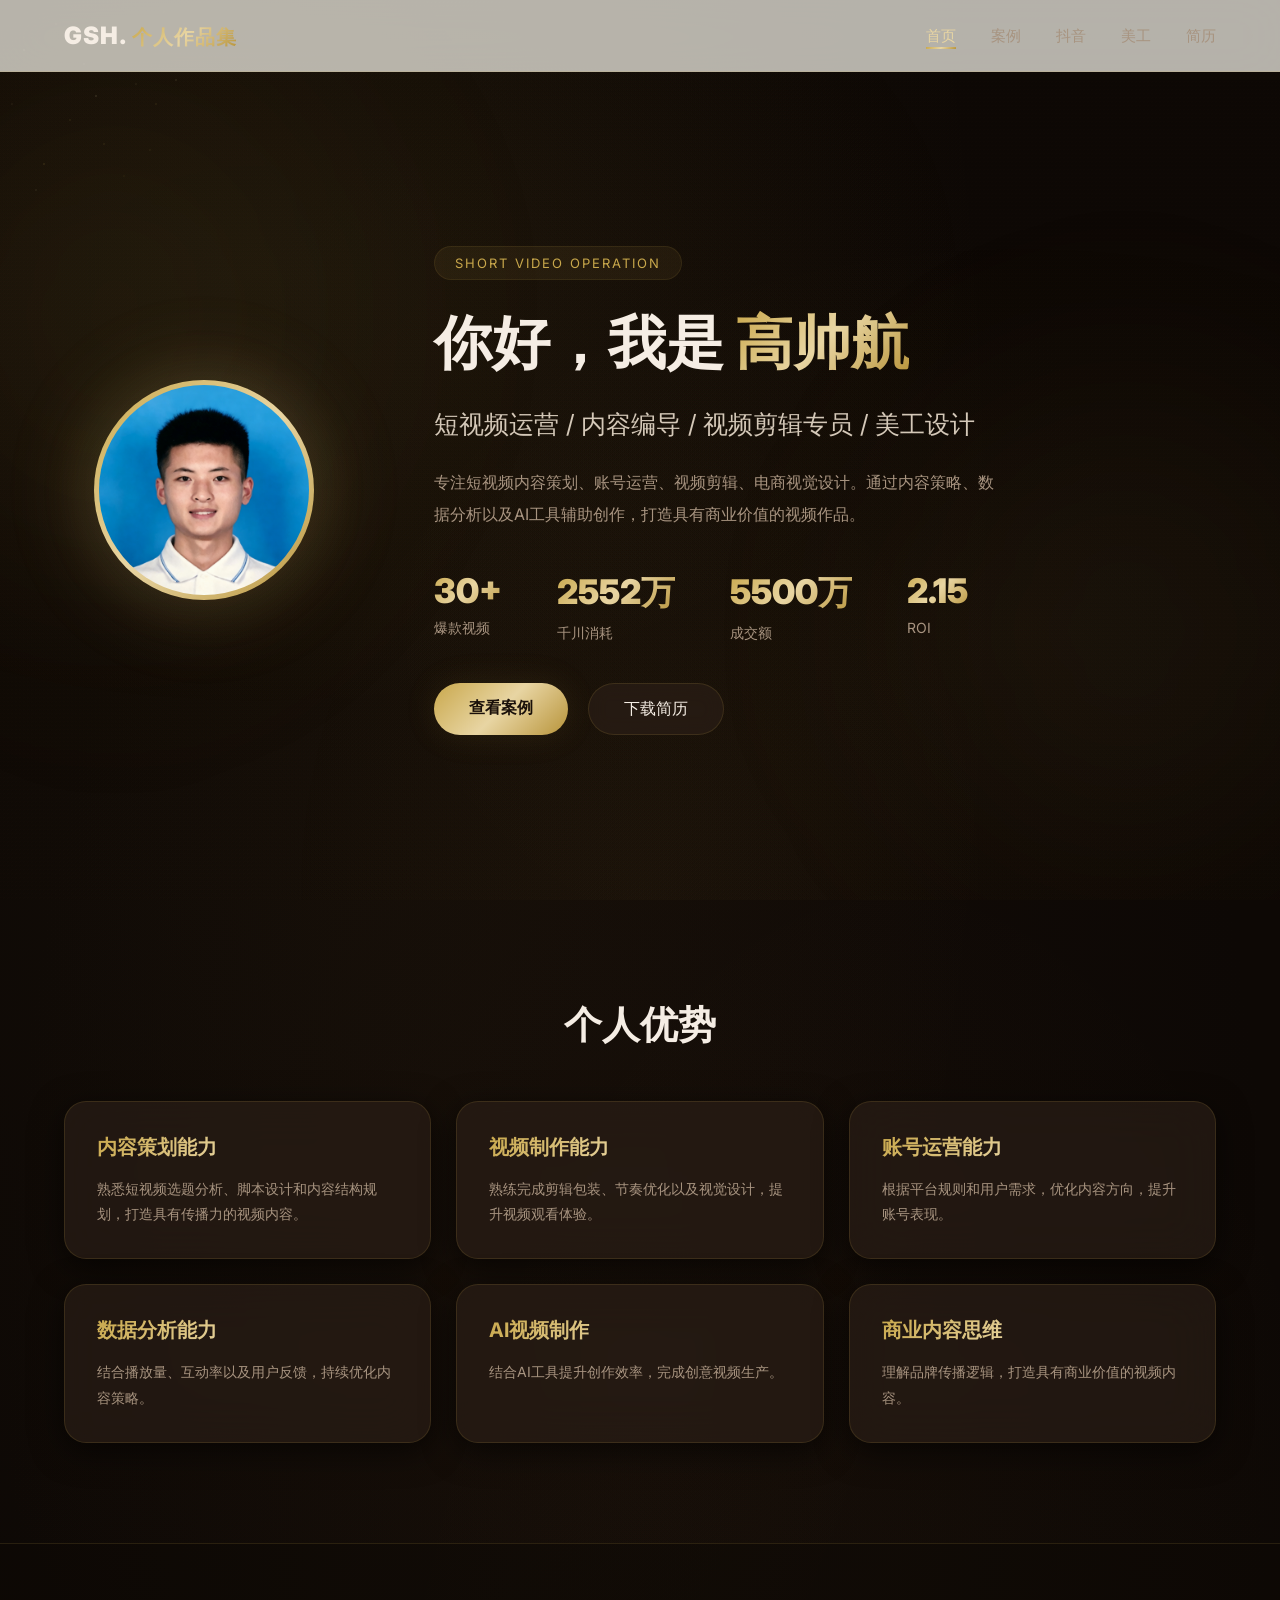
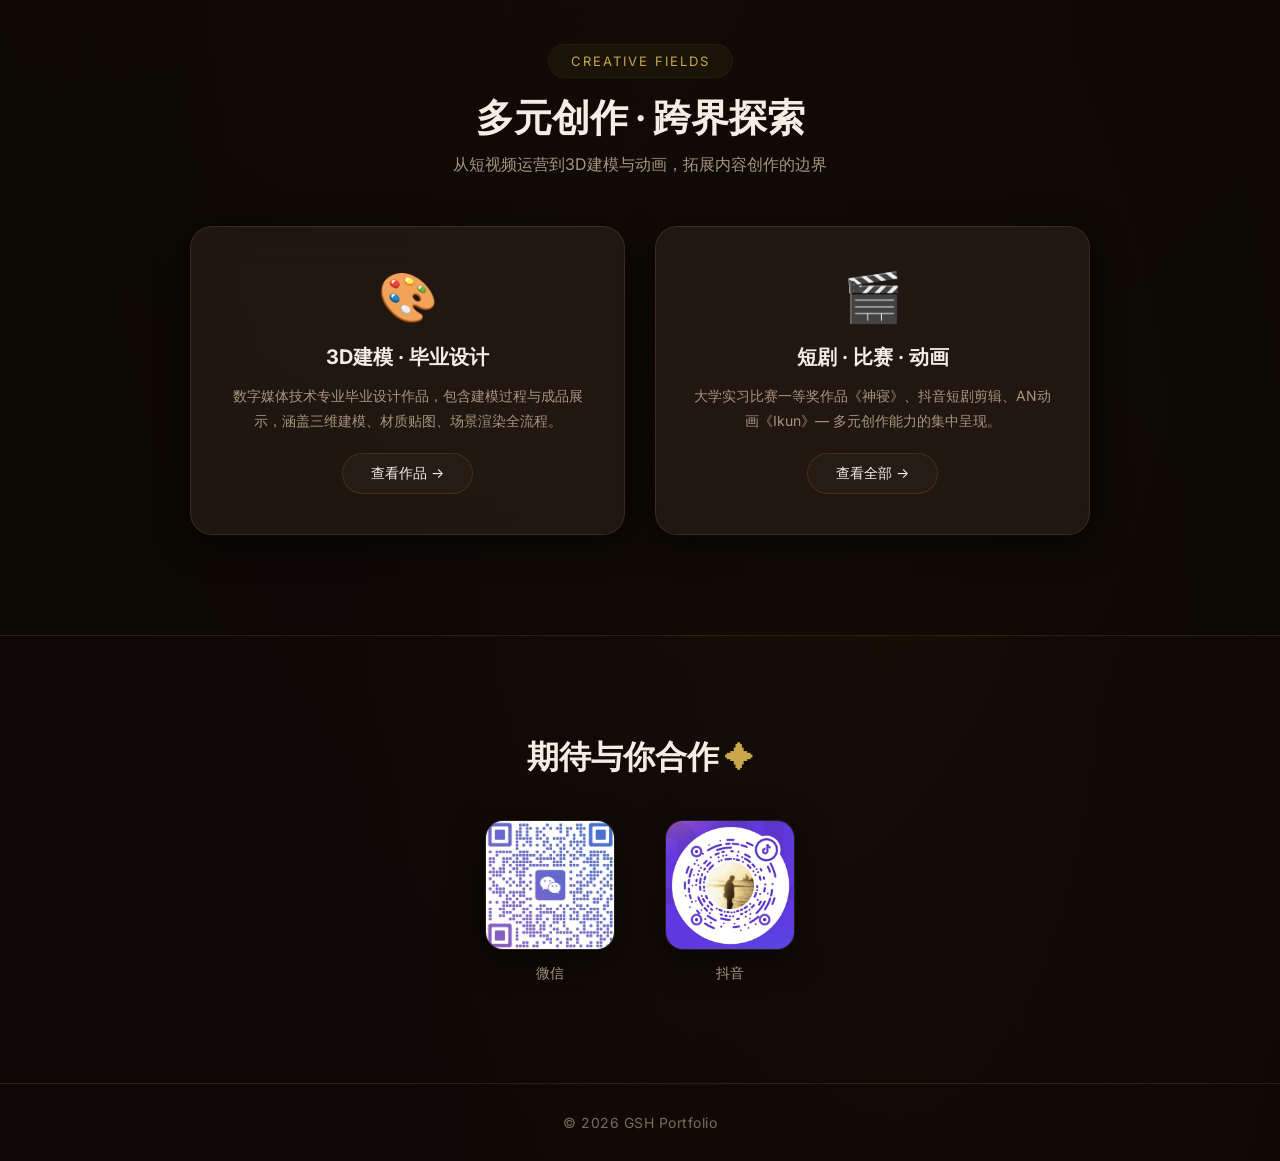
<file: index.html>
<!DOCTYPE html>
<html lang="zh-CN">
<head>
    <meta charset="UTF-8">
    <meta name="viewport" content="width=device-width, initial-scale=1.0">
    <title>高帅航 | 短视频运营作品集</title>
    <link href="https://fonts.googleapis.com/css2?family=Noto+Serif+SC:wght@400;600;700;900&family=Inter:wght@400;500;600;700&display=swap" rel="stylesheet">
    <link rel="stylesheet" href="css/style.css">
    <link rel="icon" href="assets/avatar/avatar.jpg">
</head>
<body>

    <!-- 导航 -->
    <nav class="navbar">
        <div class="container nav-container">
            <a href="index.html" class="logo">GSH.<span>个人作品集</span></a>
            <ul class="nav-links">
                <li><a href="index.html" class="active">首页</a></li>
                <li><a href="collection.html">案例</a></li>
                <li><a href="personal-video.html">抖音</a></li>
                <li><a href="design-works.html">美工</a></li>
                <li><a href="resume/高帅航.pdf" target="_blank">简历</a></li>
            </ul>
            <button class="menu-toggle"><span></span><span></span><span></span></button>
        </div>
    </nav>

    <!-- Hero -->
    <section class="hero">
        <div class="container hero-grid">
            <div class="avatar-box">
                <div class="avatar-ring">
                    <img src="assets/avatar/avatar.jpg" class="avatar" alt="高帅航">
                </div>
            </div>
            <div class="hero-content">
                <div class="tag">SHORT VIDEO OPERATION</div>
                <h1>你好，我是 <span>高帅航</span></h1>
                <h2>短视频运营 / 内容编导 / 视频剪辑专员 / 美工设计</h2>
                <p>专注短视频内容策划、账号运营、视频剪辑、电商视觉设计。通过内容策略、数据分析以及AI工具辅助创作，打造具有商业价值的视频作品。</p>
                <div class="stats">
                    <div><strong class="counter" data-target="30" data-unit="+">0</strong><span>爆款视频</span></div>
                    <div><strong class="counter" data-target="2552" data-unit="万">0</strong><span>千川消耗</span></div>
                    <div><strong class="counter" data-target="5500" data-unit="万">0</strong><span>成交额</span></div>
                    <div><strong class="counter" data-target="2.15" data-unit="">0</strong><span>ROI</span></div>
                </div>
                <div class="buttons">
                    <a href="collection.html" class="btn primary">查看案例</a>
                    <a href="resume/高帅航.pdf" class="btn" target="_blank">下载简历</a>
                </div>
            </div>
        </div>
    </section>

    <!-- 个人优势（6个模块） -->
    <section class="advantages">
        <div class="container">
            <h2>个人优势</h2>
            <div class="advantage-grid">
                <div class="advantage-card"><h3>内容策划能力</h3><p>熟悉短视频选题分析、脚本设计和内容结构规划，打造具有传播力的视频内容。</p></div>
                <div class="advantage-card"><h3>视频制作能力</h3><p>熟练完成剪辑包装、节奏优化以及视觉设计，提升视频观看体验。</p></div>
                <div class="advantage-card"><h3>账号运营能力</h3><p>根据平台规则和用户需求，优化内容方向，提升账号表现。</p></div>
                <div class="advantage-card"><h3>数据分析能力</h3><p>结合播放量、互动率以及用户反馈，持续优化内容策略。</p></div>
                <div class="advantage-card"><h3>AI视频制作</h3><p>结合AI工具提升创作效率，完成创意视频生产。</p></div>
                <div class="advantage-card"><h3>商业内容思维</h3><p>理解品牌传播逻辑，打造具有商业价值的视频内容。</p></div>
            </div>
        </div>
    </section>

    <!-- 创作领域 -->
    <section class="work-areas">
        <div class="container">
            <div class="section-header">
                <div class="tag">CREATIVE FIELDS</div>
                <h2>多元创作 · 跨界探索</h2>
                <p>从短视频运营到3D建模与动画，拓展内容创作的边界</p>
            </div>
            <div class="area-grid">
                <div class="area-card">
                    <div class="area-icon">🎨</div>
                    <h3>3D建模 · 毕业设计</h3>
                    <p>数字媒体技术专业毕业设计作品，包含建模过程与成品展示，涵盖三维建模、材质贴图、场景渲染全流程。</p>
                    <a href="collection.html?filter=建模" class="area-link">查看作品 →</a>
                </div>
                <div class="area-card">
                    <div class="area-icon">🎬</div>
                    <h3>短剧 · 比赛 · 动画</h3>
                    <p>大学实习比赛一等奖作品《神寝》、抖音短剧剪辑、AN动画《Ikun》— 多元创作能力的集中呈现。</p>
                    <a href="collection.html?filter=all" class="area-link">查看全部 →</a>
                </div>
            </div>
        </div>
    </section>

    <!-- 联系 -->
    <section class="contact">
        <div class="container">
            <h2>期待与你合作</h2>
            <div class="qr">
                <div>
                    <img src="assets/qr/wechat.jpg" alt="微信">
                    <p>微信</p>
                </div>
                <div>
                    <img src="assets/qr/douyin.jpg" alt="抖音">
                    <p>抖音</p>
                </div>
            </div>
        </div>
    </section>

    <!-- 页脚 -->
    <footer>© 2026 GSH Portfolio</footer>

    <div class="flow-light"></div>
    <div class="stardust"></div>

    <script src="js/main.js"></script>
</body>
</html>
</file>
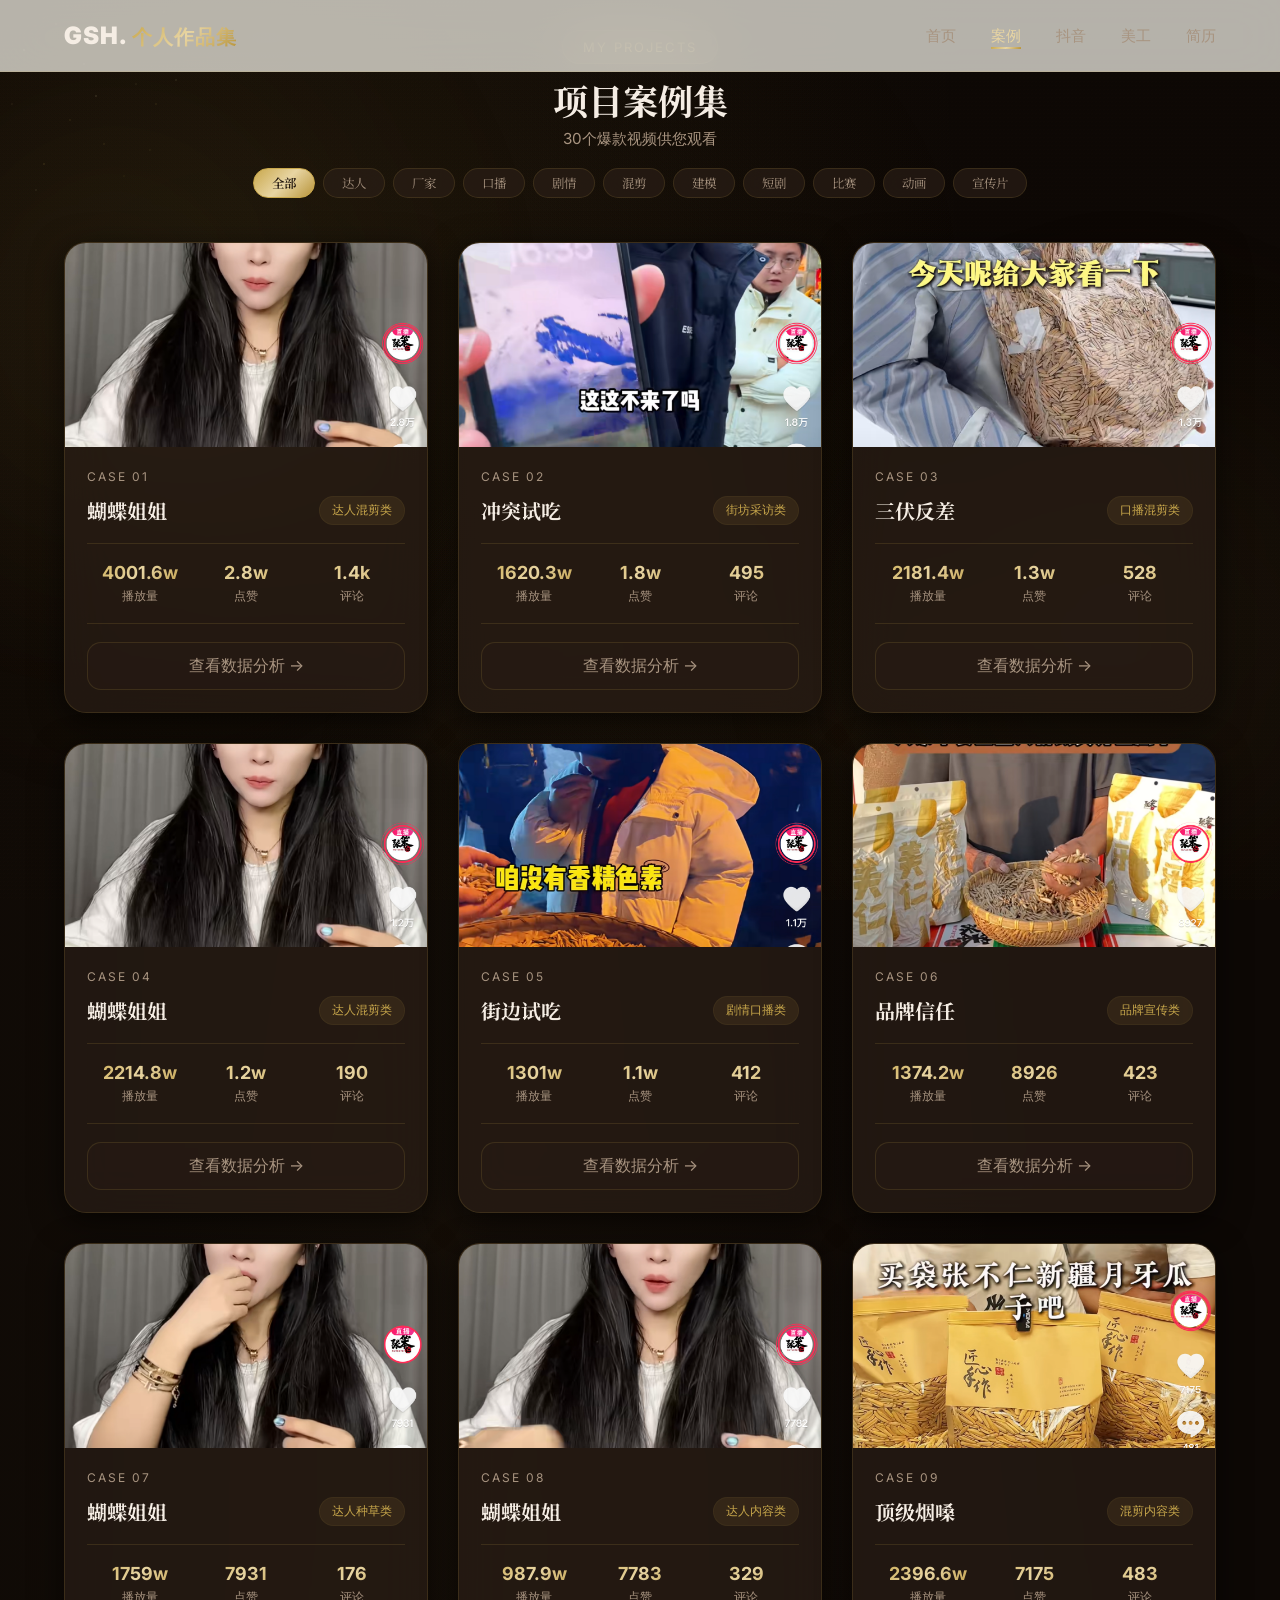
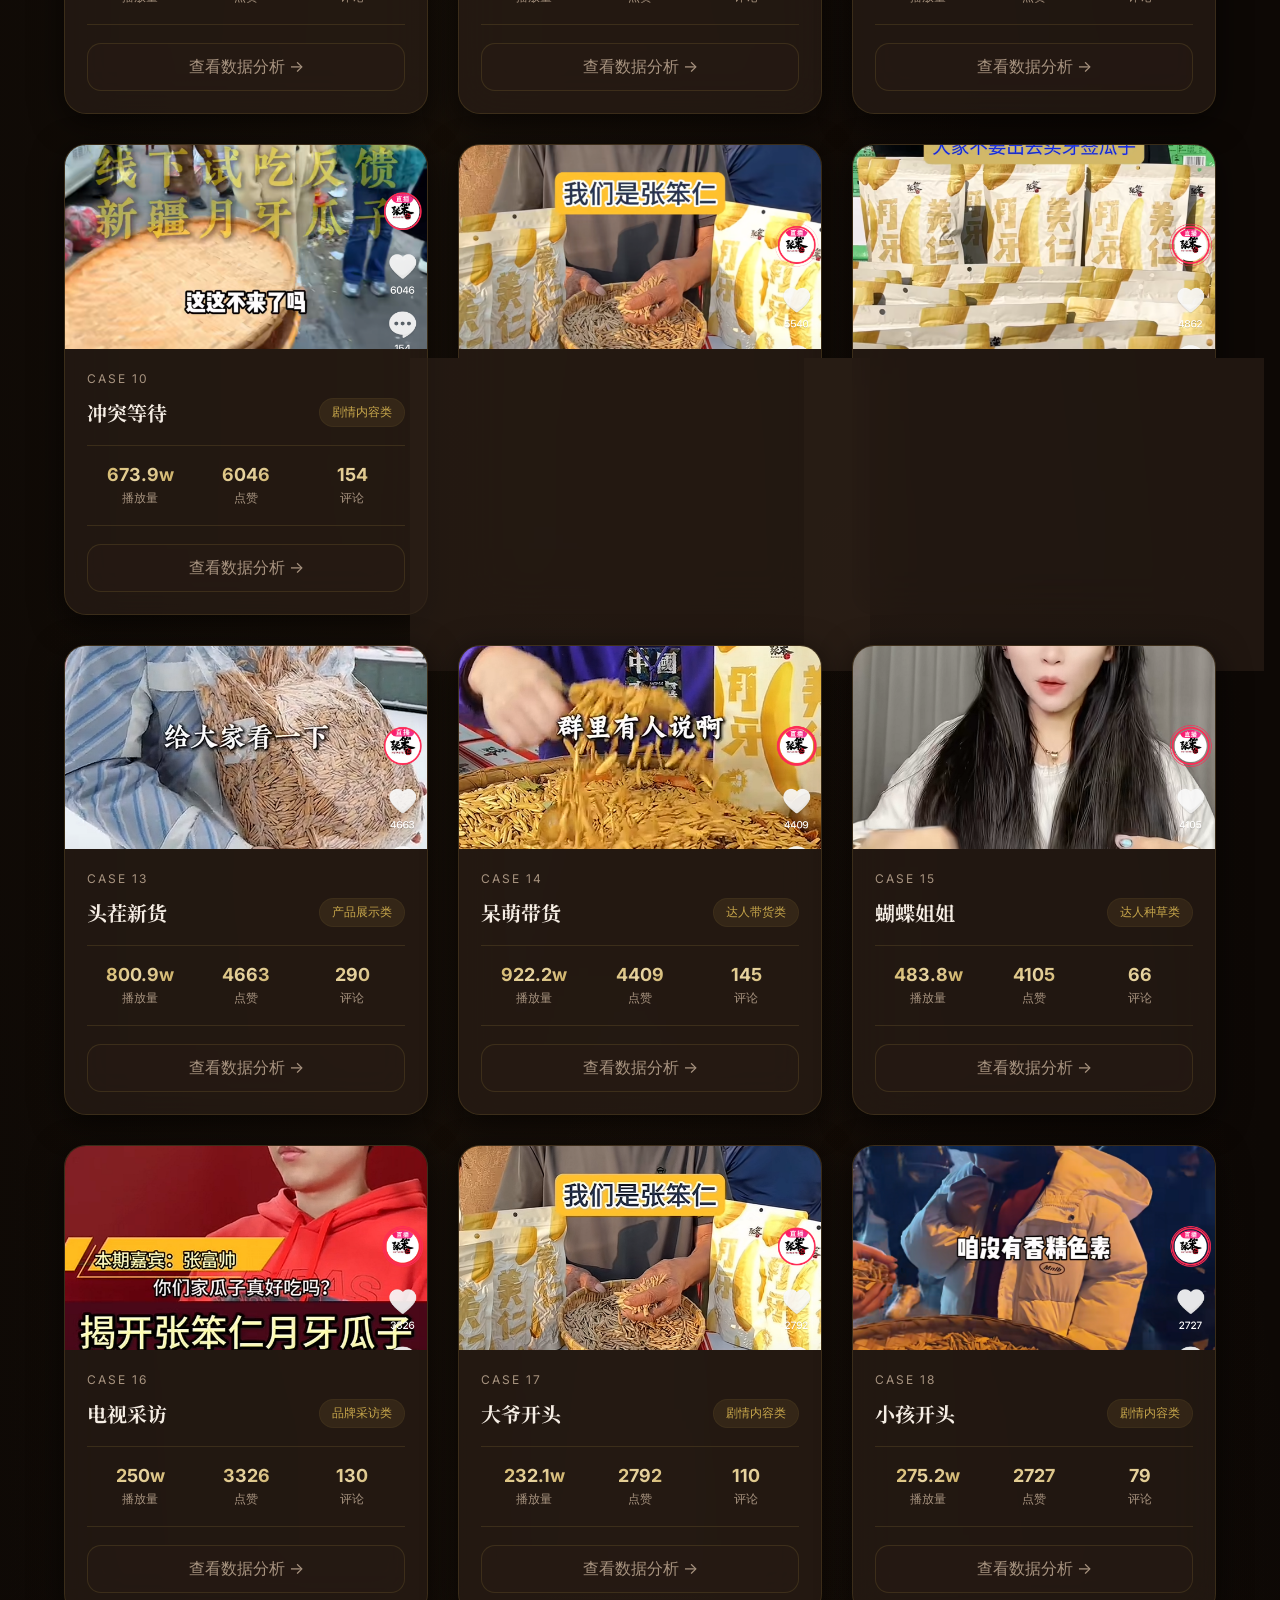
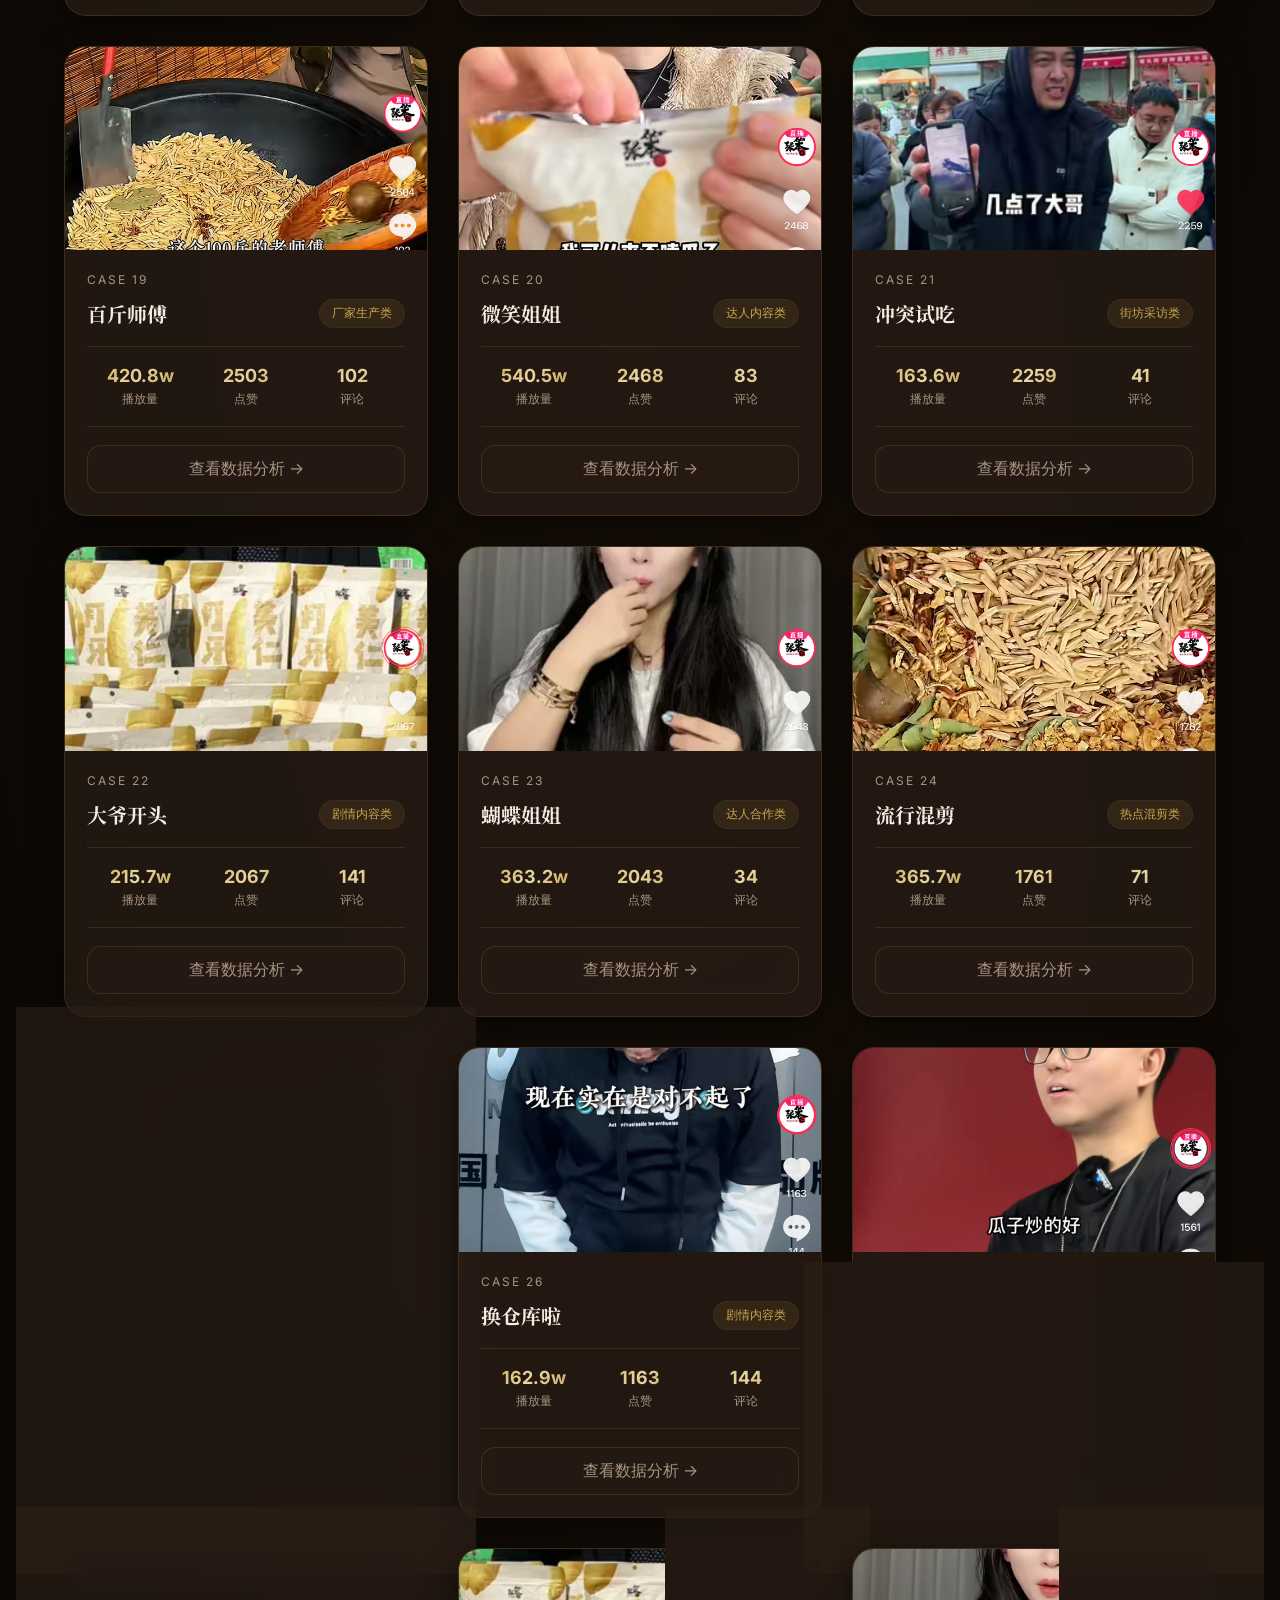
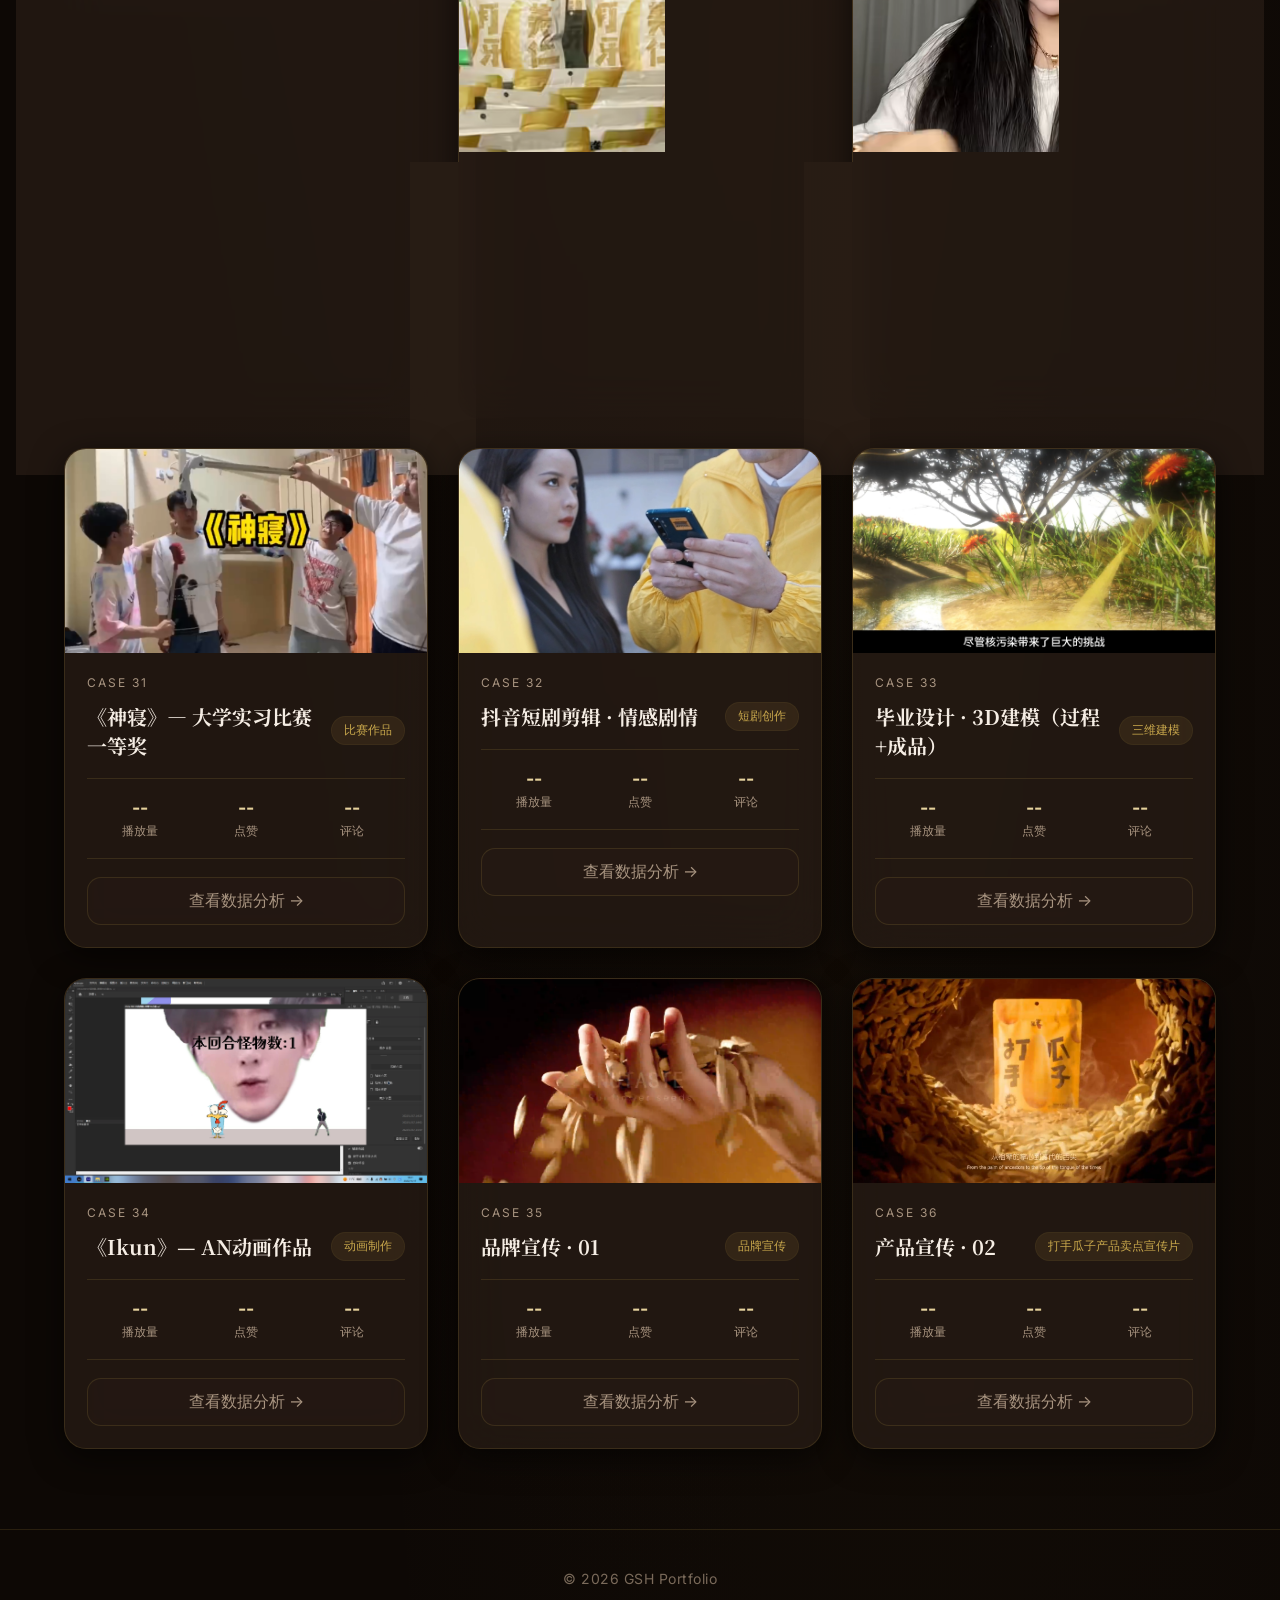
<file: collection.html>
<!DOCTYPE html>
<html lang="zh-CN">
<head>
    <meta charset="UTF-8">
    <meta name="viewport" content="width=device-width, initial-scale=1.0">
    <title>项目案例集 | 高帅航</title>
    <link href="https://fonts.googleapis.com/css2?family=Noto+Serif+SC:wght@400;600;700;900&family=Inter:wght@400;500;600;700&display=swap" rel="stylesheet">
    <link rel="stylesheet" href="css/style.css">
    <link rel="stylesheet" href="css/collection.css">
</head>
<body>

    <nav class="navbar">
        <div class="container nav-container">
            <a href="index.html" class="logo">GSH.<span>个人作品集</span></a>
            <ul class="nav-links">
                <li><a href="index.html">首页</a></li>
                <li><a href="collection.html" class="active">案例</a></li>
                <li><a href="personal-video.html">抖音</a></li>
                <li><a href="design-works.html">美工</a></li>
                <li><a href="resume/高帅航.pdf" target="_blank">简历</a></li>
            </ul>
            <button class="menu-toggle"><span></span><span></span><span></span></button>
        </div>
    </nav>

    <section class="page-header">
        <div class="container">
            <div class="tag">MY PROJECTS</div>
            <h1>项目案例集</h1>
            <p>30个爆款视频供您观看</p>
            <div class="filter-box">
                <button class="filter active" data-filter="all">全部</button>
                <button class="filter" data-filter="达人">达人</button>
                <button class="filter" data-filter="厂家">厂家</button>
                <button class="filter" data-filter="口播">口播</button>
                <button class="filter" data-filter="剧情">剧情</button>
                <button class="filter" data-filter="混剪">混剪</button>
                <button class="filter" data-filter="建模">建模</button>
                <button class="filter" data-filter="短剧">短剧</button>
                <button class="filter" data-filter="比赛">比赛</button>
                <button class="filter" data-filter="动画">动画</button>
                <button class="filter" data-filter="宣传片">宣传片</button>
            </div>
        </div>
    </section>

    <section class="collection">
        <div class="container">
            <div class="case-grid" id="caseGrid"></div>
        </div>
    </section>

    <div class="video-modal" id="videoModal">
        <div class="video-box">
            <button class="close-btn" id="closeBtn">×</button>
            <video id="player" controls playsinline preload="metadata"></video>
        </div>
    </div>

    <footer>© 2026 GSH Portfolio</footer>

    <div class="flow-light"></div>
    <div class="stardust"></div>

    <script src="js/main.js"></script>
    <script src="js/collection.js"></script>
</body>
</html>
</file>
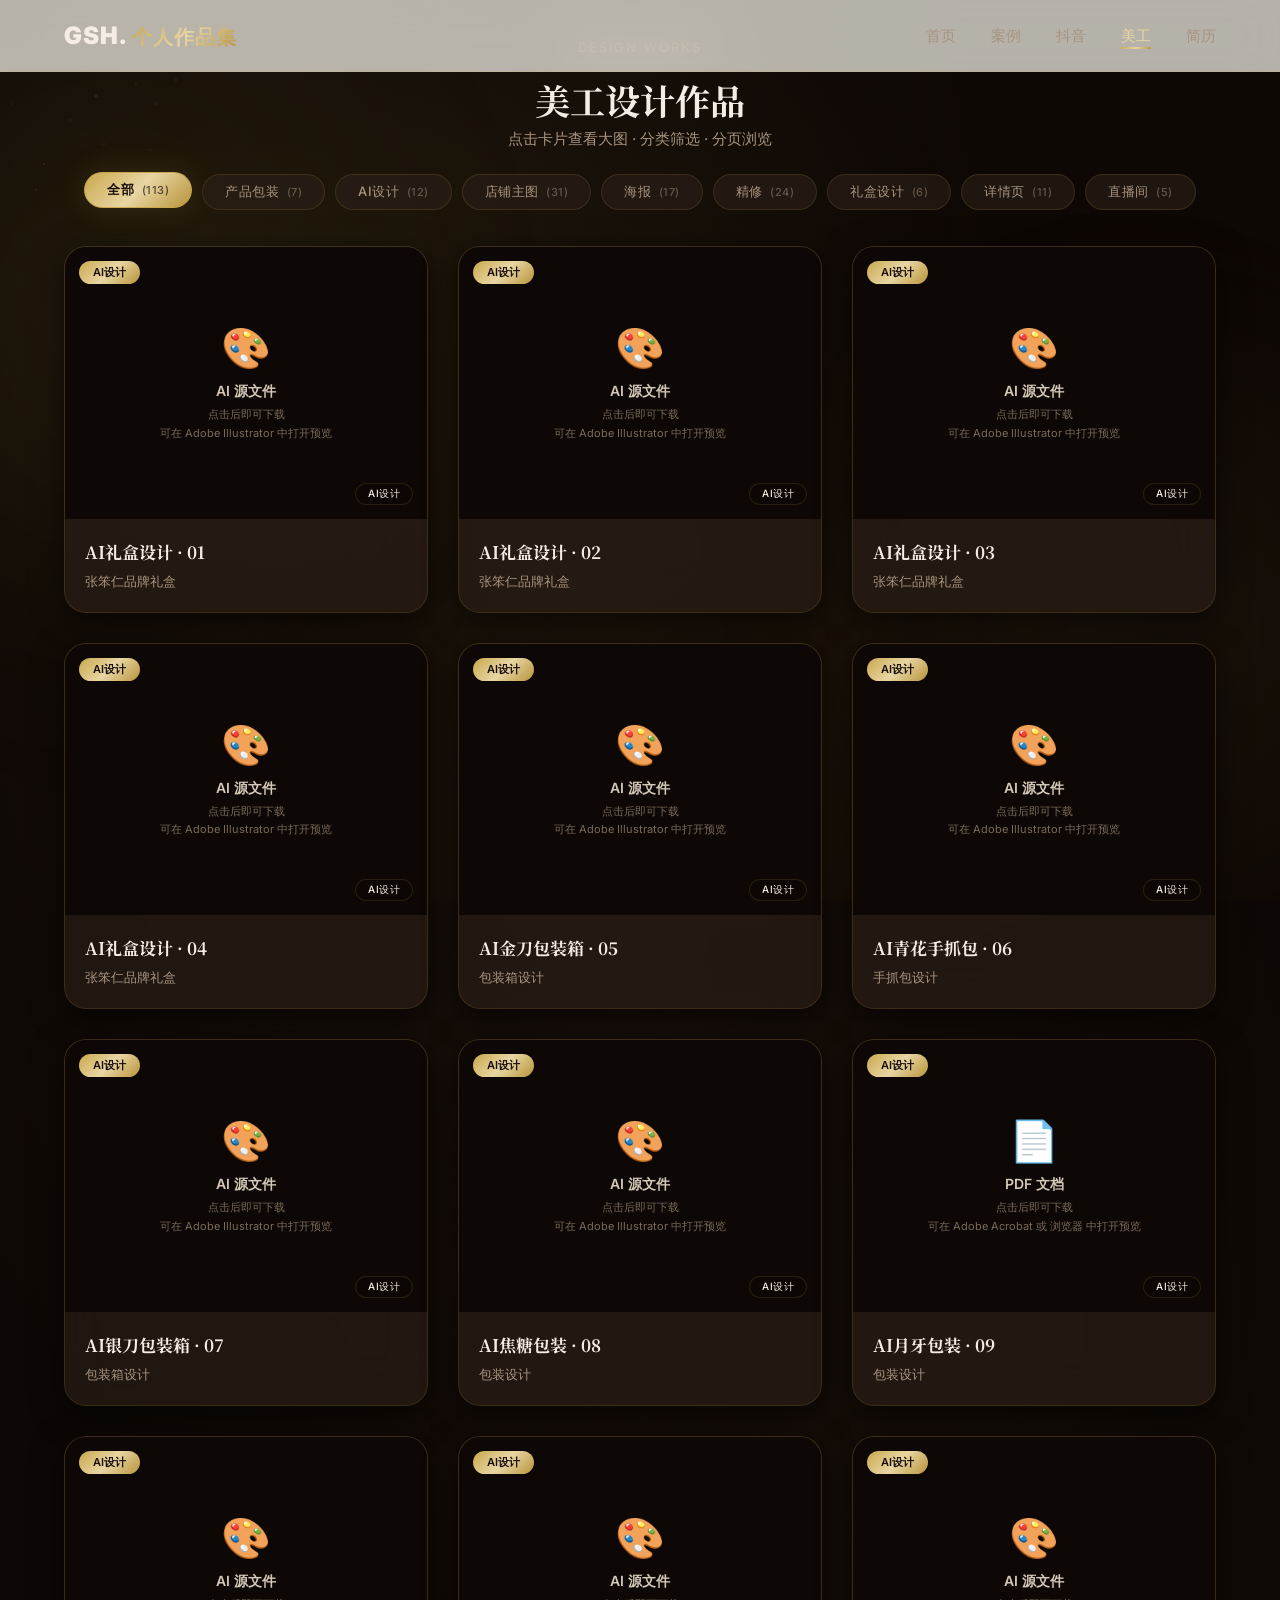
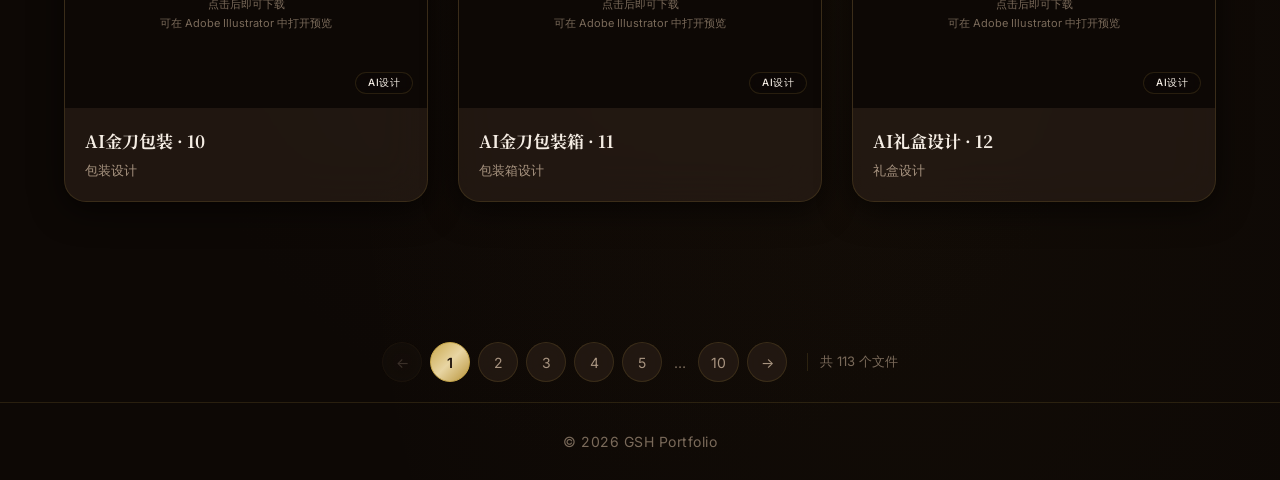
<file: design-works.html>
<!DOCTYPE html>
<html lang="zh-CN">
<head>
    <meta charset="UTF-8">
    <meta name="viewport" content="width=device-width, initial-scale=1.0">
    <title>美工设计 | 高帅航</title>
    <link href="https://fonts.googleapis.com/css2?family=Noto+Serif+SC:wght@400;600;700;900&family=Inter:wght@400;500;600;700&display=swap" rel="stylesheet">
    <link rel="stylesheet" href="css/style.css">
    <link rel="stylesheet" href="css/design-works.css">
</head>
<body>

    <nav class="navbar">
        <div class="container nav-container">
            <a href="index.html" class="logo">GSH.<span>个人作品集</span></a>
            <ul class="nav-links">
                <li><a href="index.html">首页</a></li>
                <li><a href="collection.html">案例</a></li>
                <li><a href="personal-video.html">抖音</a></li>
                <li><a href="design-works.html" class="active">美工</a></li>
                <li><a href="resume/高帅航.pdf" target="_blank">简历</a></li>
            </ul>
            <button class="menu-toggle"><span></span><span></span><span></span></button>
        </div>
    </nav>

    <section class="page-header">
        <div class="container">
            <div class="tag">DESIGN WORKS</div>
            <h1>美工设计作品</h1>
            <p>点击卡片查看大图 · 分类筛选 · 分页浏览</p>

            <!-- ============================================================
            分类筛选按钮（由 JS 动态生成）
            ============================================================ -->
            <div class="filter-box" id="categoryFilter"></div>
        </div>
    </section>

    <section class="design-section">
        <div class="container">
            <!-- 作品网格 -->
            <div class="design-grid" id="designGrid"></div>

            <!-- ============================================================
            分页控件（由 JS 动态生成）
            ============================================================ -->
            <div class="pagination-wrapper" id="paginationWrapper">
                <div class="pagination" id="pagination"></div>
            </div>
        </div>
    </section>

    <footer>© 2026 GSH Portfolio</footer>

    <div class="flow-light"></div>
    <div class="stardust"></div>

    <script src="js/main.js"></script>
    <script src="js/design-works.js"></script>
</body>
</html>
</file>
<file: css/style.css>
/*
============================================================
GSH Portfolio · style.css
主题：暗夜鎏金 · 皮革
融合方向3（暖棕皮革）+ 方向7（暗夜鎏金）
============================================================
*/

*,
*::before,
*::after {
    margin: 0;
    padding: 0;
    box-sizing: border-box;
}

:root {
    /* ===== 暗夜皮革色板 ===== */
    --bg-deep: #0d0805;
    --bg-mid: #1a100a;
    --bg-warm: #261a12;
    --text-primary: #f5ede4;
    --text-secondary: #d4c8b8;
    --text-muted: #a89480;
    --text-faint: #7a6a5a;

    /* ===== 鎏金色系 ===== */
    --gold-dark: #b8943a;
    --gold-mid: #c9a84c;
    --gold-light: #e8d5a3;
    --gold-glow: rgba(201, 168, 76, 0.15);
    --gold-gradient: linear-gradient(135deg, #c9a84c, #e8d5a3, #b8943a);

    /* ===== 毛玻璃卡片 ===== */
    --glass-bg: rgba(44, 32, 24, 0.65);
    --glass-border: rgba(201, 168, 76, 0.15);
    --glass-shadow: rgba(0, 0, 0, 0.60);
    --glass-blur: 24px;

    /* ===== 字体 ===== */
    --font-sans: 'Inter', 'PingFang SC', 'Microsoft YaHei', sans-serif;
}

html {
    scroll-behavior: smooth;
}

body {
    font-family: var(--font-sans);
    background-color: var(--bg-deep);
    color: var(--text-primary);
    min-height: 100vh;
    overflow-x: hidden;
    /* 皮革底色 + 暖金色光晕 */
    background-image:
        radial-gradient(ellipse at 30% 20%, rgba(201, 168, 76, 0.04) 0%, transparent 50%),
        radial-gradient(ellipse at 70% 80%, rgba(184, 148, 58, 0.03) 0%, transparent 45%),
        radial-gradient(ellipse at 50% 50%, rgba(26, 16, 10, 0.50) 0%, transparent 70%);
}

/* ============================================================
   🔥 皮革纹理 + 鎏金光晕
============================================================ */

/* 第1层：细腻皮革纹理（极细的经纬线，模拟植鞣革表面） */
body::before {
    content: "";
    position: fixed;
    inset: 0;
    z-index: -1;
    pointer-events: none;
    background-image:
        repeating-linear-gradient(0deg, rgba(201, 168, 76, 0.015) 0px, transparent 1px, transparent 3px, rgba(201, 168, 76, 0.008) 4px),
        repeating-linear-gradient(90deg, rgba(201, 168, 76, 0.012) 0px, transparent 1px, transparent 3px, rgba(201, 168, 76, 0.006) 4px);
    background-size: 8px 8px;
    background-position: center center;
}

/* 第2层：鎏金大面积光晕（缓慢呼吸） */
body::after {
    content: "";
    position: fixed;
    inset: 0;
    z-index: -1;
    pointer-events: none;
    background-image:
        radial-gradient(ellipse at 20% 30%, rgba(201, 168, 76, 0.06) 0%, transparent 50%),
        radial-gradient(ellipse at 80% 70%, rgba(184, 148, 58, 0.04) 0%, transparent 45%),
        radial-gradient(ellipse at 50% 100%, rgba(201, 168, 76, 0.03) 0%, transparent 40%);
    animation: goldBreath 6s ease-in-out infinite alternate;
}

@keyframes goldBreath {
    0% { opacity: 0.6; transform: scale(1); }
    50% { opacity: 1; transform: scale(1.02); }
    100% { opacity: 0.7; transform: scale(0.98); }
}

/* 第3层：鎏金流动光带（奢华动态） */
.flow-light {
    position: fixed;
    inset: 0;
    z-index: -1;
    pointer-events: none;
    overflow: hidden;
}

.flow-light::before {
    content: "";
    position: absolute;
    top: -25%;
    left: -15%;
    width: 60%;
    height: 120%;
    background: radial-gradient(ellipse at 40% 50%, rgba(201, 168, 76, 0.06) 0%, rgba(184, 148, 58, 0.02) 35%, transparent 60%);
    filter: blur(80px);
    animation: goldFlow1 16s ease-in-out infinite alternate;
}

.flow-light::after {
    content: "";
    position: absolute;
    bottom: -20%;
    right: -10%;
    width: 55%;
    height: 100%;
    background: radial-gradient(ellipse at 60% 50%, rgba(232, 213, 163, 0.04) 0%, rgba(201, 168, 76, 0.02) 35%, transparent 60%);
    filter: blur(90px);
    animation: goldFlow2 20s ease-in-out infinite alternate-reverse;
}

@keyframes goldFlow1 {
    0% { transform: translate(0, 0) scale(1) rotate(0deg); opacity: 0.5; }
    50% { transform: translate(8%, 5%) scale(1.15) rotate(3deg); opacity: 0.9; }
    100% { transform: translate(-5%, 10%) scale(0.9) rotate(-2deg); opacity: 0.6; }
}

@keyframes goldFlow2 {
    0% { transform: translate(0, 0) scale(1) rotate(0deg); opacity: 0.4; }
    50% { transform: translate(-10%, -6%) scale(1.2) rotate(-4deg); opacity: 0.8; }
    100% { transform: translate(8%, -8%) scale(0.85) rotate(3deg); opacity: 0.5; }
}

/* 第4层：极细微金色星尘（像皮革上的金粉） */
.stardust {
    position: fixed;
    inset: 0;
    z-index: -1;
    pointer-events: none;
}

.stardust::before {
    content: "";
    position: absolute;
    width: 100%;
    height: 100%;
    background-image:
        radial-gradient(1.5px 1.5px at 12% 25%, rgba(232, 213, 163, 0.35), transparent),
        radial-gradient(1px 1px at 35% 60%, rgba(201, 168, 76, 0.25), transparent),
        radial-gradient(1.5px 1.5px at 58% 18%, rgba(232, 213, 163, 0.30), transparent),
        radial-gradient(1px 1px at 75% 75%, rgba(201, 168, 76, 0.20), transparent),
        radial-gradient(1px 1px at 88% 40%, rgba(232, 213, 163, 0.25), transparent),
        radial-gradient(1.5px 1.5px at 22% 82%, rgba(201, 168, 76, 0.20), transparent),
        radial-gradient(1px 1px at 48% 48%, rgba(232, 213, 163, 0.35), transparent),
        radial-gradient(1px 1px at 92% 12%, rgba(201, 168, 76, 0.20), transparent),
        radial-gradient(1px 1px at 6% 52%, rgba(232, 213, 163, 0.15), transparent),
        radial-gradient(1px 1px at 78% 52%, rgba(201, 168, 76, 0.25), transparent),
        radial-gradient(1.5px 1.5px at 28% 12%, rgba(232, 213, 163, 0.20), transparent),
        radial-gradient(1px 1px at 62% 88%, rgba(201, 168, 76, 0.15), transparent),
        radial-gradient(1px 1px at 42% 32%, rgba(232, 213, 163, 0.30), transparent),
        radial-gradient(1px 1px at 82% 6%, rgba(201, 168, 76, 0.15), transparent),
        radial-gradient(1px 1px at 18% 95%, rgba(232, 213, 163, 0.20), transparent),
        radial-gradient(1px 1px at 52% 72%, rgba(201, 168, 76, 0.25), transparent),
        radial-gradient(1px 1px at 68% 42%, rgba(232, 213, 163, 0.15), transparent);
    background-size: 200px 200px;
    background-repeat: no-repeat;
    animation: goldTwinkle 5s ease-in-out infinite alternate;
}

@keyframes goldTwinkle {
    0% { opacity: 0.3; }
    50% { opacity: 0.8; }
    100% { opacity: 0.4; }
}

/* ============================================================
   Container
============================================================ */
.container {
    width: min(1200px, 90%);
    margin: auto;
}

/* ============================================================
   导航栏 · 深色毛玻璃
============================================================ */
.navbar {
    position: fixed;
    top: 0;
    left: 0;
    width: 100%;
    height: 72px;
    z-index: 999;
    background: rgba(13, 8, 5, 0.80);
    backdrop-filter: blur(25px);
    -webkit-backdrop-filter: blur(25px);
    border-bottom: 1px solid var(--glass-border);
}

.nav-container {
    height: 100%;
    display: flex;
    align-items: center;
    justify-content: space-between;
}

.logo {
    font-size: 24px;
    font-weight: 900;
    letter-spacing: 1px;
    text-decoration: none;
    color: var(--text-primary);
}
.logo span {
    background: var(--gold-gradient);
    -webkit-background-clip: text;
    -webkit-text-fill-color: transparent;
    background-clip: text;
    font-size: 20px;
    margin-left: 4px;
}

.nav-links {
    display: flex;
    gap: 35px;
    list-style: none;
}
.nav-links a {
    text-decoration: none;
    color: var(--text-muted);
    font-size: 15px;
    transition: .3s;
    position: relative;
}
.nav-links a::after {
    content: '';
    position: absolute;
    bottom: -4px;
    left: 0;
    width: 0;
    height: 2px;
    background: var(--gold-gradient);
    transition: .3s;
}
.nav-links a:hover { color: var(--text-primary); }
.nav-links a:hover::after { width: 100%; }
.nav-links .active {
    color: var(--gold-light);
}
.nav-links .active::after {
    width: 100%;
}

.menu-toggle {
    display: none;
    flex-direction: column;
    gap: 5px;
    background: none;
    border: none;
    cursor: pointer;
    padding: 6px 4px;
}
.menu-toggle span {
    display: block;
    width: 26px;
    height: 2px;
    background: var(--text-primary);
    border-radius: 2px;
    transition: .3s;
}

/* ============================================================
   首页 Hero
============================================================ */
.hero {
    min-height: 100vh;
    display: flex;
    align-items: center;
    padding-top: 80px;
    position: relative;
}
.hero-grid {
    display: grid;
    grid-template-columns: 280px 1fr;
    gap: 90px;
    align-items: center;
}

/* ----- 头像环（鎏金渐变） ----- */
.avatar-box { display: flex; justify-content: center; }
.avatar-ring {
    width: 220px;
    height: 220px;
    padding: 5px;
    border-radius: 50%;
    background: var(--gold-gradient);
    position: relative;
    transition: .5s;
    box-shadow: 0 0 60px rgba(201, 168, 76, 0.12);
}
.avatar-ring::before {
    content: "";
    position: absolute;
    inset: -18px;
    border-radius: 50%;
    background: var(--gold-gradient);
    filter: blur(40px);
    opacity: .12;
    z-index: -1;
    transition: .5s;
}
.avatar-ring:hover {
    transform: scale(1.06) rotateY(8deg);
    box-shadow: 0 0 80px rgba(201, 168, 76, 0.20);
}
.avatar-ring:hover::before {
    opacity: .30;
    filter: blur(55px);
}
.avatar {
    width: 100%;
    height: 100%;
    object-fit: cover;
    border-radius: 50%;
    display: block;
    background: var(--bg-deep);
}

/* ----- 标签（鎏金） ----- */
.tag {
    display: inline-block;
    padding: 8px 20px;
    border-radius: 30px;
    background: rgba(201, 168, 76, 0.08);
    color: var(--gold-mid);
    font-size: 13px;
    letter-spacing: 2px;
    border: 1px solid rgba(201, 168, 76, 0.10);
}

/* ----- 文字内容 ----- */
.hero-content h1 {
    font-size: 58px;
    margin: 25px 0;
    font-weight: 900;
    color: var(--text-primary);
}
.hero-content h1 span {
    background: var(--gold-gradient);
    -webkit-background-clip: text;
    -webkit-text-fill-color: transparent;
    background-clip: text;
}
.hero-content h2 {
    font-size: 25px;
    margin-bottom: 25px;
    color: var(--text-secondary);
    font-weight: 400;
}
.hero-content p {
    max-width: 560px;
    color: var(--text-muted);
    line-height: 2;
    font-size: 16px;
}

/* ----- 数据看板（鎏金数字） ----- */
.stats {
    display: flex;
    gap: 55px;
    margin: 40px 0;
}
.stats strong {
    display: block;
    font-size: 34px;
    font-weight: 900;
    background: var(--gold-gradient);
    -webkit-background-clip: text;
    -webkit-text-fill-color: transparent;
    background-clip: text;
}
.stats span {
    display: block;
    margin-top: 8px;
    font-size: 14px;
    color: var(--text-muted);
}

/* ----- 按钮 ----- */
.buttons { display: flex; gap: 20px; }
.btn {
    padding: 14px 35px;
    border-radius: 50px;
    border: 1px solid var(--glass-border);
    text-decoration: none;
    color: var(--text-primary);
    transition: .3s;
    background: var(--glass-bg);
    backdrop-filter: blur(10px);
    font-weight: 500;
}
.btn:hover {
    transform: translateY(-5px);
    border-color: var(--gold-mid);
    background: rgba(44, 32, 24, 0.80);
    box-shadow: 0 8px 30px rgba(201, 168, 76, 0.08);
}
.btn.primary {
    background: var(--gold-gradient);
    border: none;
    color: #1a100a;
    font-weight: 600;
    box-shadow: 0 0 35px rgba(201, 168, 76, 0.10);
}
.btn.primary:hover {
    box-shadow: 0 0 55px rgba(201, 168, 76, 0.20);
    transform: translateY(-5px);
}

/* ============================================================
   个人优势
============================================================ */
.advantages { padding: 100px 0; }
.advantages h2 {
    text-align: center;
    font-size: 38px;
    margin-bottom: 50px;
    color: var(--text-primary);
}
.advantage-grid {
    display: grid;
    grid-template-columns: repeat(3, 1fr);
    gap: 25px;
}
.advantage-card {
    padding: 32px;
    border-radius: 22px;
    background: var(--glass-bg);
    border: 1px solid var(--glass-border);
    backdrop-filter: blur(var(--glass-blur));
    -webkit-backdrop-filter: blur(var(--glass-blur));
    transition: .35s;
    box-shadow: 0 8px 32px var(--glass-shadow);
}
.advantage-card:hover {
    transform: translateY(-10px);
    border-color: rgba(201, 168, 76, 0.25);
    background: rgba(44, 32, 24, 0.80);
    box-shadow: 0 20px 60px rgba(0, 0, 0, 0.40);
}
.advantage-card h3 {
    background: var(--gold-gradient);
    -webkit-background-clip: text;
    -webkit-text-fill-color: transparent;
    background-clip: text;
    margin-bottom: 15px;
    font-size: 20px;
}
.advantage-card p {
    color: var(--text-muted);
    line-height: 1.8;
    font-size: 14px;
}

/* ============================================================
   创作领域
============================================================ */
.work-areas {
    padding: 100px 0;
    background: rgba(13, 8, 5, 0.50);
    border-top: 1px solid var(--glass-border);
    border-bottom: 1px solid var(--glass-border);
}
.section-header { text-align: center; margin-bottom: 50px; }
.section-header .tag {
    display: inline-block;
    padding: 8px 22px;
    border-radius: 30px;
    background: rgba(201, 168, 76, 0.06);
    color: var(--gold-mid);
    font-size: 13px;
    letter-spacing: 2px;
    margin-bottom: 15px;
    border: 1px solid rgba(201, 168, 76, 0.06);
}
.section-header h2 {
    font-size: 38px;
    color: var(--text-primary);
    margin-bottom: 10px;
}
.section-header p {
    color: var(--text-muted);
    font-size: 16px;
}

.area-grid {
    display: grid;
    grid-template-columns: repeat(2, 1fr);
    gap: 30px;
    max-width: 900px;
    margin: 0 auto;
}
.area-card {
    padding: 40px 35px;
    border-radius: 22px;
    background: var(--glass-bg);
    border: 1px solid var(--glass-border);
    backdrop-filter: blur(var(--glass-blur));
    -webkit-backdrop-filter: blur(var(--glass-blur));
    transition: .4s;
    text-align: center;
    box-shadow: 0 8px 32px var(--glass-shadow);
}
.area-card:hover {
    transform: translateY(-10px);
    border-color: rgba(201, 168, 76, 0.20);
    background: rgba(44, 32, 24, 0.80);
    box-shadow: 0 20px 60px rgba(0, 0, 0, 0.40);
}
.area-icon { font-size: 48px; margin-bottom: 18px; display: block; }
.area-card h3 {
    font-size: 20px;
    color: var(--text-primary);
    margin-bottom: 12px;
}
.area-card p {
    color: var(--text-muted);
    font-size: 14px;
    line-height: 1.8;
    margin-bottom: 20px;
}
.area-link {
    display: inline-block;
    padding: 10px 28px;
    border-radius: 30px;
    color: var(--text-primary);
    background: var(--glass-bg);
    border: 1px solid var(--glass-border);
    text-decoration: none;
    transition: .3s;
    font-size: 14px;
}
.area-link:hover {
    background: var(--gold-gradient);
    color: #1a100a;
    border-color: transparent;
    box-shadow: 0 0 30px rgba(201, 168, 76, 0.12);
}

/* ============================================================
   联系
============================================================ */
.contact { padding: 100px 0; text-align: center; }
.contact h2 {
    color: var(--text-primary);
    font-size: 32px;
}
.contact h2::after {
    content: ' ✦';
    color: var(--gold-mid);
    font-size: 28px;
}
.qr {
    display: flex;
    justify-content: center;
    gap: 50px;
    margin-top: 40px;
}
.qr div { text-align: center; }
.qr div p {
    margin-top: 10px;
    color: var(--text-muted);
    font-size: 14px;
}
.qr img {
    width: 130px;
    border-radius: 18px;
    border: 1px solid var(--glass-border);
    box-shadow: 0 8px 32px var(--glass-shadow);
    transition: .3s;
    background: var(--bg-deep);
}
.qr img:hover {
    transform: scale(1.05);
    border-color: var(--gold-mid);
    box-shadow: 0 0 40px rgba(201, 168, 76, 0.08);
}

/* ============================================================
   页脚
============================================================ */
footer {
    padding: 30px;
    text-align: center;
    color: var(--text-faint);
    border-top: 1px solid var(--glass-border);
    font-size: 14px;
    letter-spacing: 0.5px;
}

/* ============================================================
   响应式
============================================================ */
@media (max-width: 768px) {
    .nav-links {
        display: none;
        flex-direction: column;
        background: rgba(13, 8, 5, 0.96);
        backdrop-filter: blur(25px);
        position: absolute;
        top: 72px;
        left: 0;
        width: 100%;
        padding: 20px 28px;
        gap: 16px;
        border-bottom: 1px solid var(--glass-border);
    }
    .nav-links.open { display: flex; }
    .menu-toggle { display: flex; }

    .logo { font-size: 18px; }
    .logo span { font-size: 14px; }

    .hero { padding-top: 110px; }
    .hero-grid {
        grid-template-columns: 1fr;
        text-align: center;
        gap: 30px;
    }
    .avatar-ring { width: 150px; height: 150px; }
    .hero-content h1 { font-size: 28px; margin: 15px 0; }
    .hero-content h2 { font-size: 17px; margin-bottom: 15px; }
    .hero-content p { font-size: 14px; max-width: 100%; }
    .tag { font-size: 11px; padding: 6px 16px; }
    .stats { justify-content: center; gap: 20px; margin: 25px 0; }
    .stats strong { font-size: 20px; }
    .stats span { font-size: 12px; }
    .buttons { justify-content: center; flex-wrap: wrap; gap: 12px; }
    .btn { padding: 10px 24px; font-size: 13px; }

    .advantages { padding: 60px 0; }
    .advantages h2 { font-size: 28px; margin-bottom: 30px; }
    .advantage-grid { grid-template-columns: 1fr; gap: 16px; }
    .advantage-card { padding: 22px; }
    .advantage-card h3 { font-size: 17px; }
    .advantage-card p { font-size: 13px; }

    .work-areas { padding: 60px 0; }
    .section-header h2 { font-size: 28px; }
    .area-grid { grid-template-columns: 1fr; gap: 20px; max-width: 100%; }
    .area-card { padding: 28px 20px; }
    .area-icon { font-size: 38px; }
    .area-card h3 { font-size: 18px; }

    .contact { padding: 60px 0; }
    .contact h2 { font-size: 24px; }
    .qr { gap: 30px; flex-wrap: wrap; }
    .qr img { width: 100px; }
}

@media (max-width: 480px) {
    .hero-content h1 { font-size: 22px; }
    .stats { gap: 12px; }
    .stats strong { font-size: 16px; }
}
</file>
<file: css/collection.css>
/*
============================================================
GSH Portfolio · collection.css
主题：暗夜鎏金 · 皮革（与首页统一）
============================================================
*/

:root {
    --bg-deep: #0d0805;
    --text-primary: #f5ede4;
    --text-secondary: #d4c8b8;
    --text-muted: #a89480;
    --text-faint: #7a6a5a;
    --gold-mid: #c9a84c;
    --gold-light: #e8d5a3;
    --gold-gradient: linear-gradient(135deg, #c9a84c, #e8d5a3, #b8943a);
    --glass-bg: rgba(44, 32, 24, 0.65);
    --glass-border: rgba(201, 168, 76, 0.15);
    --glass-shadow: rgba(0, 0, 0, 0.60);
    --glass-blur: 24px;
    --font-serif: 'Noto Serif SC', 'Songti SC', serif;
}

.page-header {
    text-align: center;
    padding: 30px 0 16px;
}
.page-header h1 {
    font-family: var(--font-serif);
    font-size: 2.2rem;
    font-weight: 700;
    margin: 10px 0 4px;
    color: var(--text-primary);
}
.page-header p {
    color: var(--text-muted);
    font-size: 0.95rem;
}

.filter-box {
    display: flex;
    flex-wrap: wrap;
    justify-content: center;
    gap: 8px;
    margin: 18px 0 28px;
}
.filter {
    padding: 5px 18px;
    border-radius: 30px;
    border: 1px solid var(--glass-border);
    background: var(--glass-bg);
    color: var(--text-muted);
    cursor: pointer;
    font-size: 0.78rem;
    transition: 0.2s;
    font-family: var(--font-serif);
    backdrop-filter: blur(10px);
}
.filter:hover {
    border-color: var(--gold-mid);
    color: var(--text-primary);
}
.filter.active {
    background: var(--gold-gradient);
    color: #1a100a;
    border-color: var(--gold-mid);
    font-weight: 600;
}

.case-grid {
    display: grid;
    grid-template-columns: repeat(3, 1fr);
    gap: 30px;
    padding-bottom: 60px;
}

.case-card {
    background: var(--glass-bg);
    border-radius: 22px;
    overflow: hidden;
    border: 1px solid var(--glass-border);
    transition: 0.4s;
    cursor: pointer;
    backdrop-filter: blur(var(--glass-blur));
    -webkit-backdrop-filter: blur(var(--glass-blur));
    box-shadow: 0 8px 32px var(--glass-shadow);
}
.case-card:hover {
    transform: translateY(-10px);
    border-color: rgba(201, 168, 76, 0.25);
    background: rgba(44, 32, 24, 0.80);
    box-shadow: 0 20px 60px rgba(0, 0, 0, 0.40);
}

.cover-box { position: relative; overflow: hidden; }
.case-cover {
    width: 100%;
    aspect-ratio: 16/9;
    object-fit: cover;
    display: block;
    transition: .5s;
}
.case-card:hover .case-cover { transform: scale(1.06); }

.hover-play {
    position: absolute;
    inset: 0;
    display: flex;
    align-items: center;
    justify-content: center;
    background: rgba(13, 8, 5, 0.30);
    opacity: 0;
    transition: .35s;
}
.case-card:hover .hover-play { opacity: 1; }
.play-circle {
    width: 72px;
    height: 72px;
    border-radius: 50%;
    display: flex;
    align-items: center;
    justify-content: center;
    padding-left: 5px;
    font-size: 28px;
    color: #1a100a;
    background: var(--gold-gradient);
    box-shadow: 0 0 35px rgba(201, 168, 76, 0.20);
    border: 1px solid rgba(255, 255, 255, 0.10);
}

.case-info { padding: 22px; }
.case-number {
    font-size: 12px;
    letter-spacing: 2px;
    color: var(--text-muted);
    margin-bottom: 12px;
}
.title-line {
    display: flex;
    align-items: center;
    justify-content: space-between;
    gap: 15px;
    margin-bottom: 18px;
}
.title-line h3 {
    font-size: 20px;
    font-weight: 700;
    color: var(--text-primary);
    font-family: var(--font-serif);
}
.case-type {
    font-size: 12px;
    padding: 5px 12px;
    border-radius: 20px;
    background: rgba(201, 168, 76, 0.10);
    color: var(--gold-mid);
    white-space: nowrap;
    border: 1px solid rgba(201, 168, 76, 0.06);
}

.data-box {
    display: flex;
    border-top: 1px solid var(--glass-border);
    border-bottom: 1px solid var(--glass-border);
    padding: 18px 0;
}
.data-box div { flex: 1; text-align: center; }
.data-box strong {
    display: block;
    font-size: 18px;
    background: var(--gold-gradient);
    -webkit-background-clip: text;
    -webkit-text-fill-color: transparent;
    background-clip: text;
}
.data-box p {
    font-size: 12px;
    color: var(--text-muted);
    margin-top: 5px;
}

.detail-link {
    display: block;
    margin-top: 18px;
    padding: 12px;
    text-align: center;
    border-radius: 14px;
    text-decoration: none;
    color: var(--text-muted);
    background: rgba(44, 32, 24, 0.30);
    border: 1px solid var(--glass-border);
    transition: .3s;
}
.detail-link:hover {
    background: var(--gold-gradient);
    color: #1a100a;
    border-color: var(--gold-mid);
    box-shadow: 0 0 30px rgba(201, 168, 76, 0.10);
}

.video-modal {
    position: fixed;
    inset: 0;
    display: flex;
    align-items: center;
    justify-content: center;
    background: rgba(13, 8, 5, 0.85);
    backdrop-filter: blur(20px);
    opacity: 0;
    visibility: hidden;
    transition: .3s;
    z-index: 9999;
}
.video-modal.active { opacity: 1; visibility: visible; }
.video-box {
    width: 90%;
    max-width: 900px;
    background: var(--bg-deep);
    border-radius: 20px;
    overflow: hidden;
    position: relative;
    border: 1px solid var(--glass-border);
    box-shadow: 0 30px 60px rgba(0, 0, 0, 0.60);
}
.video-box video {
    width: 100%;
    max-height: 80vh;
    object-fit: contain;
}
.close-btn {
    position: absolute;
    top: 15px;
    right: 15px;
    width: 40px;
    height: 40px;
    border-radius: 50%;
    border: 1px solid var(--glass-border);
    background: var(--glass-bg);
    color: var(--text-primary);
    font-size: 25px;
    z-index: 3;
    cursor: pointer;
    transition: .3s;
    backdrop-filter: blur(10px);
}
.close-btn:hover {
    background: var(--gold-gradient);
    color: #1a100a;
    border-color: var(--gold-mid);
}

footer {
    text-align: center;
    padding: 40px;
    color: var(--text-faint);
    border-top: 1px solid var(--glass-border);
    margin-top: 20px;
}

@media (max-width: 768px) {
    .case-grid { grid-template-columns: 1fr; }
    .title-line { flex-direction: column; align-items: flex-start; }
    .page-header h1 { font-size: 1.8rem; }
}
@media (max-width: 480px) {
    .case-grid { grid-template-columns: 1fr; }
}
</file>
<file: css/design-works.css>
/*
============================================================
GSH Portfolio · design-works.css
主题：暗夜鎏金 · 皮革（与首页统一）
============================================================
*/

:root {
    --bg-deep: #0d0805;
    --text-primary: #f5ede4;
    --text-secondary: #d4c8b8;
    --text-muted: #a89480;
    --text-faint: #7a6a5a;
    --gold-mid: #c9a84c;
    --gold-light: #e8d5a3;
    --gold-gradient: linear-gradient(135deg, #c9a84c, #e8d5a3, #b8943a);
    --glass-bg: rgba(44, 32, 24, 0.65);
    --glass-border: rgba(201, 168, 76, 0.15);
    --glass-shadow: rgba(0, 0, 0, 0.60);
    --glass-blur: 24px;
    --font-serif: 'Noto Serif SC', 'Songti SC', serif;
}

.page-header {
    text-align: center;
    padding: 30px 0 16px;
}
.page-header h1 {
    font-family: var(--font-serif);
    font-size: 2.2rem;
    font-weight: 700;
    margin: 10px 0 4px;
    color: var(--text-primary);
}
.page-header p {
    color: var(--text-muted);
    font-size: 0.95rem;
}

.design-grid {
    display: grid;
    grid-template-columns: repeat(3, 1fr);
    gap: 30px;
    padding-bottom: 100px;
}

.design-card {
    background: var(--glass-bg);
    border-radius: 22px;
    overflow: hidden;
    border: 1px solid var(--glass-border);
    transition: .4s;
    cursor: pointer;
    backdrop-filter: blur(var(--glass-blur));
    -webkit-backdrop-filter: blur(var(--glass-blur));
    box-shadow: 0 8px 32px var(--glass-shadow);
}
.design-card:hover {
    transform: translateY(-10px);
    border-color: rgba(201, 168, 76, 0.25);
    background: rgba(44, 32, 24, 0.80);
    box-shadow: 0 20px 60px rgba(0, 0, 0, 0.40);
}

.design-card .cover-box {
    position: relative;
    overflow: hidden;
    aspect-ratio: 4/3;
    background: var(--bg-deep);
}
.design-card .cover-box img {
    width: 100%;
    height: 100%;
    object-fit: cover;
    display: block;
    transition: .5s;
}
.design-card:hover .cover-box img { transform: scale(1.06); }

.design-type {
    position: absolute;
    top: 14px;
    left: 14px;
    padding: 4px 14px;
    border-radius: 20px;
    font-size: 11px;
    font-weight: 600;
    color: #1a100a;
    background: var(--gold-gradient);
    backdrop-filter: blur(5px);
    z-index: 2;
}
.design-type.type-product { background: var(--gold-gradient); color: #1a100a; }
.design-type.type-giftbox { background: var(--gold-gradient); color: #1a100a; }
.design-type.type-packaging { background: var(--gold-gradient); color: #1a100a; }
.design-type.type-poster { background: var(--gold-gradient); color: #1a100a; }
.design-type.type-other { background: var(--gold-gradient); color: #1a100a; }

.view-all-badge {
    position: absolute;
    bottom: 14px;
    right: 14px;
    padding: 6px 14px;
    border-radius: 20px;
    font-size: 11px;
    font-weight: 600;
    color: var(--text-primary);
    background: rgba(13, 8, 5, 0.60);
    backdrop-filter: blur(5px);
    border: 1px solid var(--glass-border);
    z-index: 2;
}

.design-info { padding: 20px; }
.design-info h3 {
    font-size: 17px;
    font-weight: 700;
    color: var(--text-primary);
    margin-bottom: 6px;
    font-family: var(--font-serif);
}
.design-info p { color: var(--text-muted); font-size: 13px; line-height: 1.7; }
.design-info .image-count {
    display: inline-block;
    margin-top: 10px;
    font-size: 12px;
    color: var(--text-faint);
}

.gallery-modal {
    position: fixed;
    top: 0;
    left: 0;
    width: 100%;
    height: 100%;
    z-index: 9999;
    display: none;
    align-items: center;
    justify-content: center;
    padding: 30px;
}
.gallery-modal.active { display: flex; }

.gallery-overlay {
    position: absolute;
    top: 0;
    left: 0;
    width: 100%;
    height: 100%;
    background: rgba(13, 8, 5, 0.85);
    backdrop-filter: blur(20px);
}

.gallery-box {
    position: relative;
    width: 100%;
    max-width: 1000px;
    max-height: 90vh;
    background: var(--bg-deep);
    border-radius: 24px;
    padding: 30px;
    overflow-y: auto;
    border: 1px solid var(--glass-border);
    box-shadow: 0 40px 100px rgba(0, 0, 0, 0.60);
    z-index: 1;
}

.gallery-close {
    position: sticky;
    top: 0;
    float: right;
    width: 44px;
    height: 44px;
    border-radius: 50%;
    background: var(--glass-bg);
    border: 1px solid var(--glass-border);
    color: var(--text-primary);
    font-size: 28px;
    cursor: pointer;
    transition: .3s;
    display: flex;
    align-items: center;
    justify-content: center;
    margin-bottom: 16px;
    z-index: 2;
}
.gallery-close:hover {
    background: var(--gold-gradient);
    color: #1a100a;
    border-color: var(--gold-mid);
    transform: rotate(90deg);
}

.gallery-header { margin-bottom: 24px; padding-right: 60px; }
.gallery-header h2 {
    font-size: 28px;
    color: var(--text-primary);
    margin-bottom: 6px;
    font-family: var(--font-serif);
}
.gallery-header p { color: var(--text-muted); font-size: 15px; }

.gallery-grid {
    display: grid;
    grid-template-columns: repeat(auto-fill, minmax(200px, 1fr));
    gap: 16px;
}
.gallery-grid .gallery-item {
    position: relative;
    aspect-ratio: 4/3;
    border-radius: 12px;
    overflow: hidden;
    background: var(--bg-deep);
    border: 1px solid var(--glass-border);
    transition: .3s;
}
.gallery-grid .gallery-item:hover { transform: scale(1.02); border-color: var(--gold-mid); }
.gallery-grid .gallery-item img {
    width: 100%;
    height: 100%;
    object-fit: cover;
    display: block;
}

.gallery-footer {
    margin-top: 20px;
    padding-top: 16px;
    border-top: 1px solid var(--glass-border);
    text-align: center;
    color: var(--text-muted);
    font-size: 14px;
}

@media (max-width: 768px) {
    .design-grid { grid-template-columns: 1fr; }
    .page-header h1 { font-size: 1.8rem; }
    .gallery-box { padding: 18px; }
    .gallery-header h2 { font-size: 22px; }
    .gallery-grid { grid-template-columns: repeat(auto-fill, minmax(140px, 1fr)); }
}
/* ============================================================
   分页控件
============================================================ */

.pagination-wrapper {
    display: flex;
    justify-content: center;
    padding: 40px 0 20px;
}

.pagination {
    display: flex;
    align-items: center;
    gap: 8px;
    flex-wrap: wrap;
    justify-content: center;
}

.page-btn {
    min-width: 40px;
    height: 40px;
    padding: 0 12px;
    border-radius: 30px;
    border: 1px solid var(--glass-border);
    background: var(--glass-bg);
    color: var(--text-muted);
    font-size: 14px;
    cursor: pointer;
    transition: .3s;
    backdrop-filter: blur(10px);
    font-family: var(--font-sans);
}

.page-btn:hover:not(:disabled) {
    border-color: var(--gold-mid);
    color: var(--text-primary);
    background: rgba(201, 168, 76, 0.08);
}

.page-btn.active {
    background: var(--gold-gradient);
    color: #1a100a;
    border-color: var(--gold-mid);
    font-weight: 600;
}

.page-btn:disabled {
    opacity: 0.3;
    cursor: not-allowed;
}

.page-ellipsis {
    color: var(--text-faint);
    padding: 0 4px;
    font-size: 14px;
}

.page-info {
    color: var(--text-faint);
    font-size: 13px;
    margin-left: 12px;
    padding-left: 12px;
    border-left: 1px solid var(--glass-border);
}

/* ============================================================
   分类徽章（卡片右上角）
============================================================ */

.category-badge {
    position: absolute;
    bottom: 14px;
    right: 14px;
    padding: 3px 12px;
    border-radius: 20px;
    font-size: 10px;
    font-weight: 500;
    color: var(--text-primary);
    background: rgba(13, 8, 5, 0.60);
    backdrop-filter: blur(5px);
    border: 1px solid var(--glass-border);
    z-index: 2;
    letter-spacing: 0.5px;
}

@media (max-width: 768px) {
    .pagination {
        gap: 4px;
    }
    .page-btn {
        min-width: 34px;
        height: 34px;
        font-size: 12px;
        padding: 0 8px;
    }
    .page-info {
        font-size: 11px;
        margin-left: 8px;
        padding-left: 8px;
    }
}
/* ============================================================
   分类按钮美化（与案例页统一风格）
============================================================ */

.filter-box {
    display: flex;
    flex-wrap: wrap;
    justify-content: center;
    gap: 10px;
    margin: 24px 0 20px;
    padding: 0 4px;
}

.filter-box .filter {
    position: relative;
    padding: 8px 22px;
    border-radius: 30px;
    border: 1px solid var(--glass-border);
    background: var(--glass-bg);
    color: var(--text-muted);
    font-size: 13px;
    font-weight: 500;
    font-family: var(--font-sans);
    cursor: pointer;
    transition: all 0.3s ease;
    backdrop-filter: blur(10px);
    -webkit-backdrop-filter: blur(10px);
    letter-spacing: 0.5px;
}

.filter-box .filter .count {
    display: inline-block;
    font-size: 11px;
    opacity: 0.5;
    margin-left: 4px;
    transition: opacity 0.3s;
}

.filter-box .filter:hover {
    border-color: var(--gold-mid);
    color: var(--text-primary);
    background: rgba(201, 168, 76, 0.08);
    transform: translateY(-2px);
    box-shadow: 0 4px 20px rgba(201, 168, 76, 0.06);
}

.filter-box .filter:hover .count {
    opacity: 0.8;
}

.filter-box .filter.active {
    background: var(--gold-gradient);
    color: #1a100a;
    border-color: var(--gold-mid);
    font-weight: 600;
    box-shadow: 0 0 30px rgba(201, 168, 76, 0.15);
    transform: translateY(-2px);
}

.filter-box .filter.active .count {
    opacity: 0.7;
    font-weight: 500;
}

.filter-box .filter:active {
    transform: scale(0.96);
}

/* 响应式：手机端按钮紧凑 */
@media (max-width: 768px) {
    .filter-box {
        gap: 6px;
        margin: 16px 0 12px;
    }
    .filter-box .filter {
        padding: 6px 14px;
        font-size: 12px;
    }
    .filter-box .filter .count {
        font-size: 10px;
    }
}

@media (max-width: 480px) {
    .filter-box .filter {
        padding: 5px 12px;
        font-size: 11px;
    }
}
</file>
